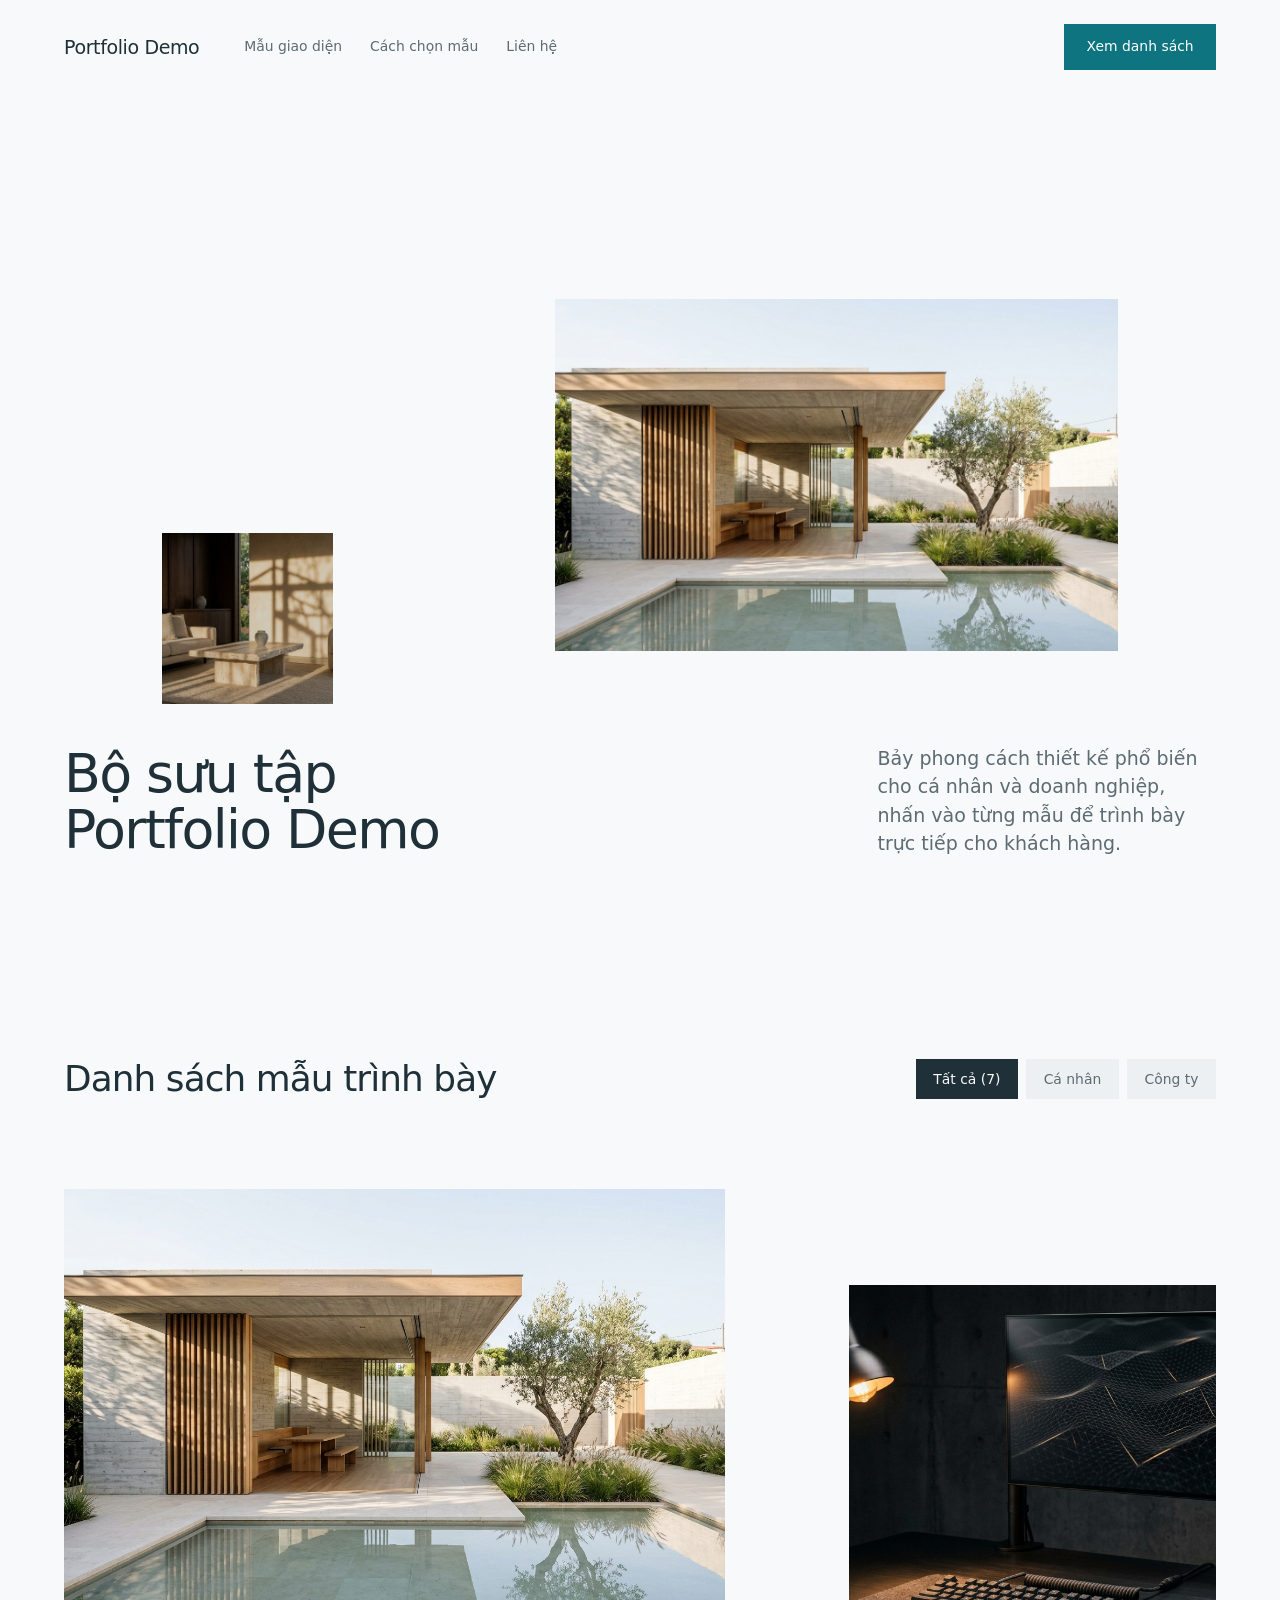
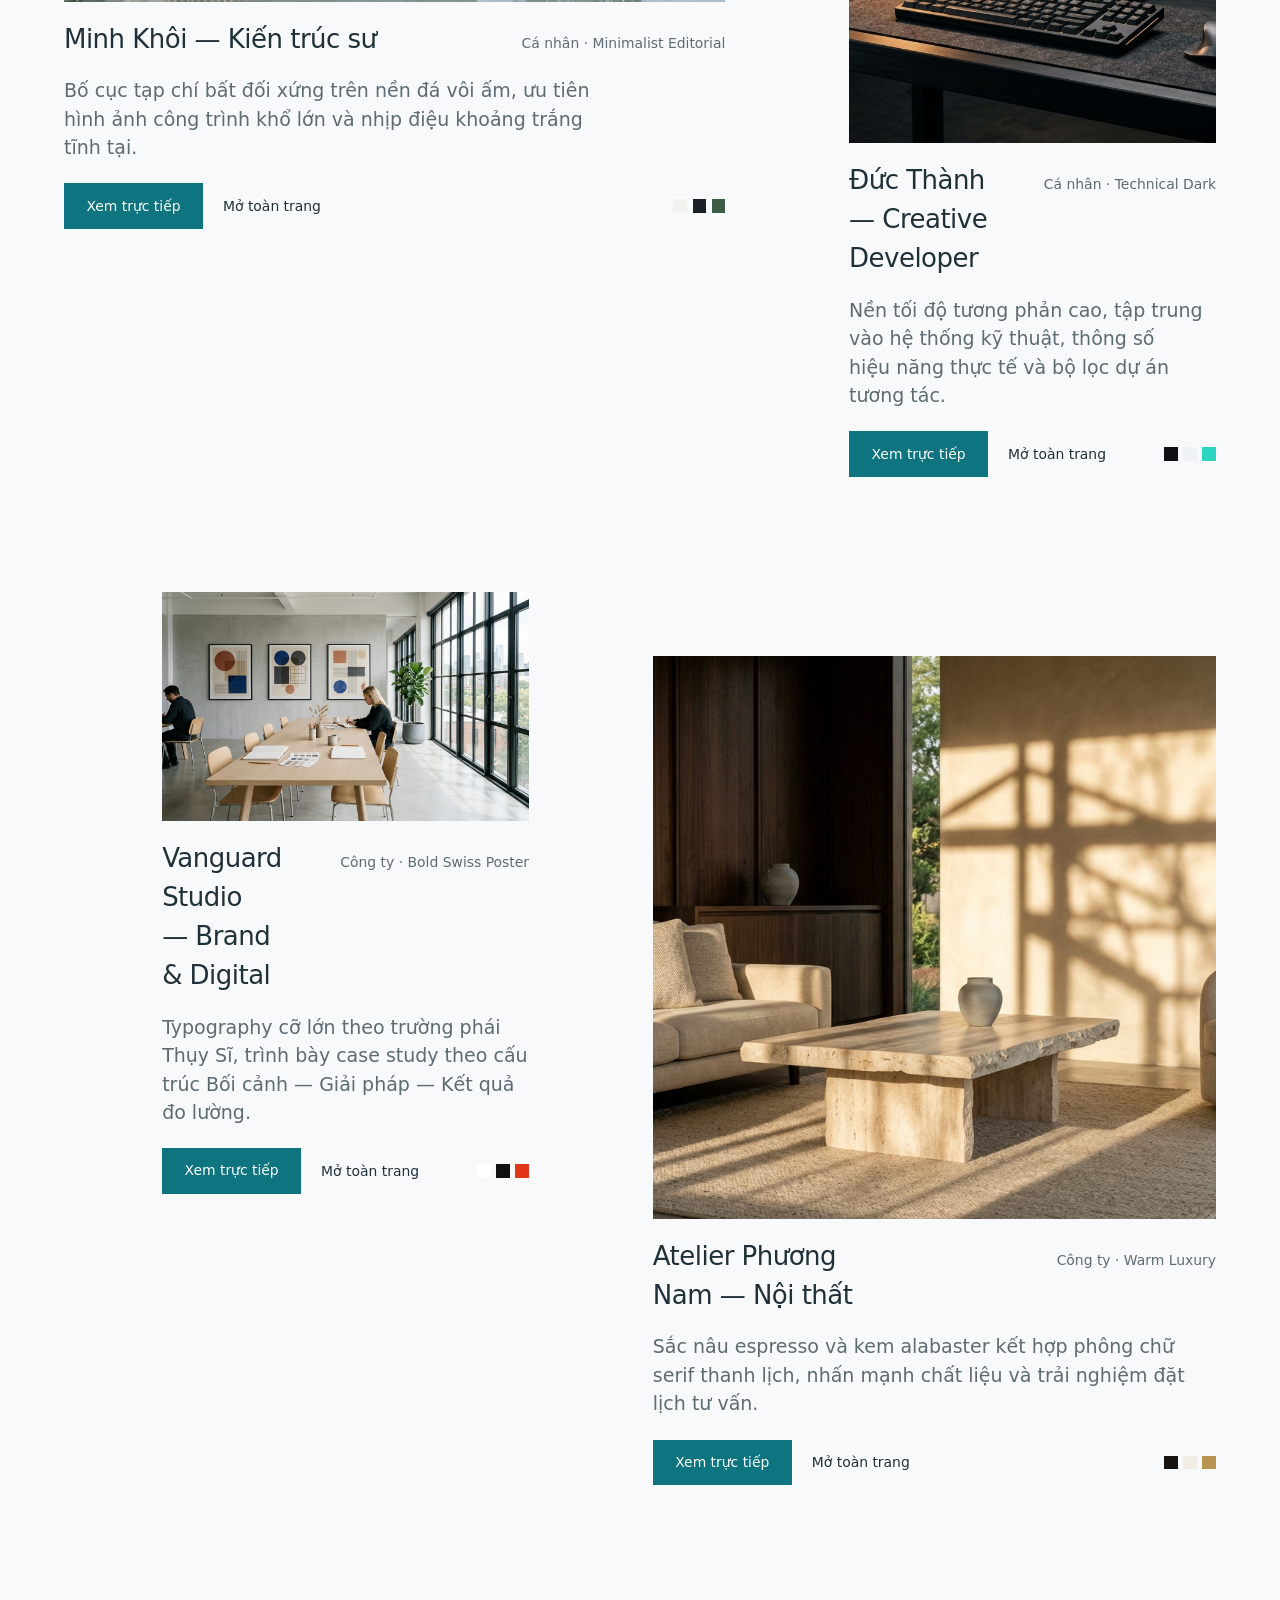
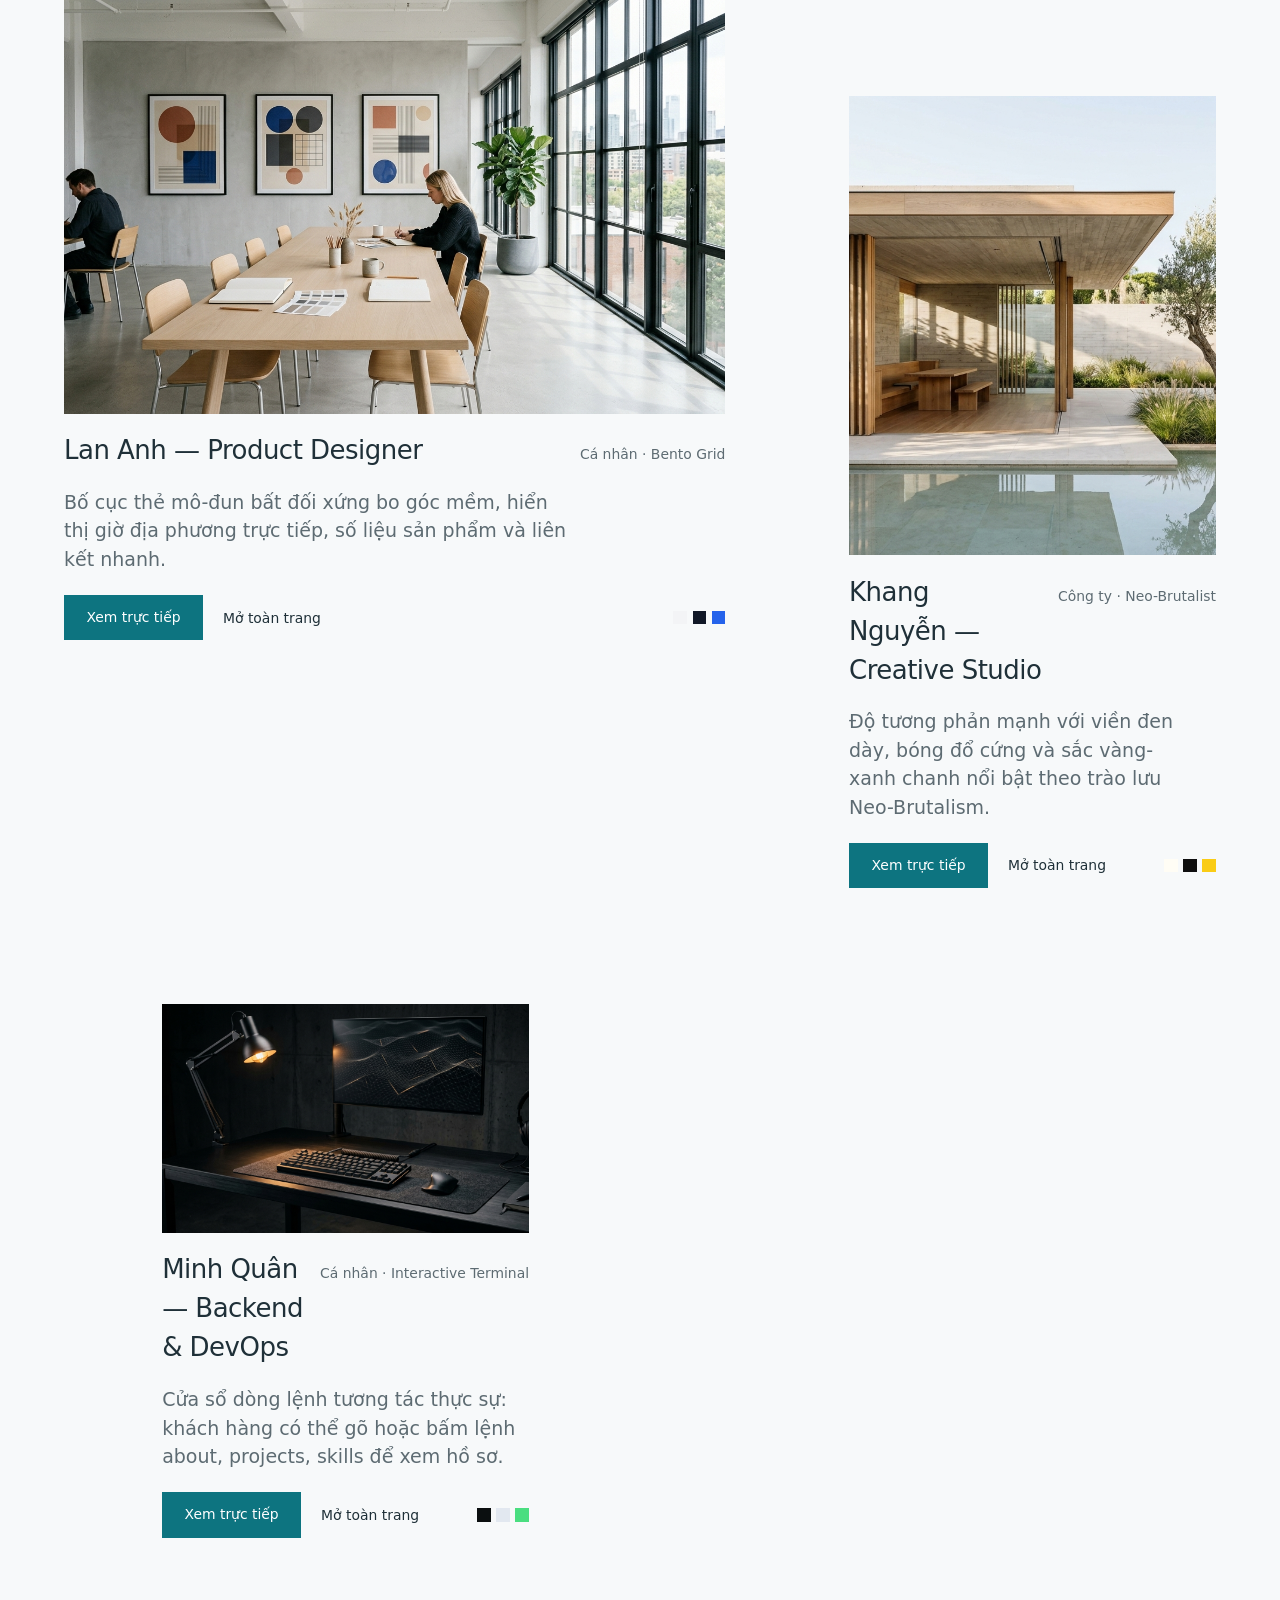
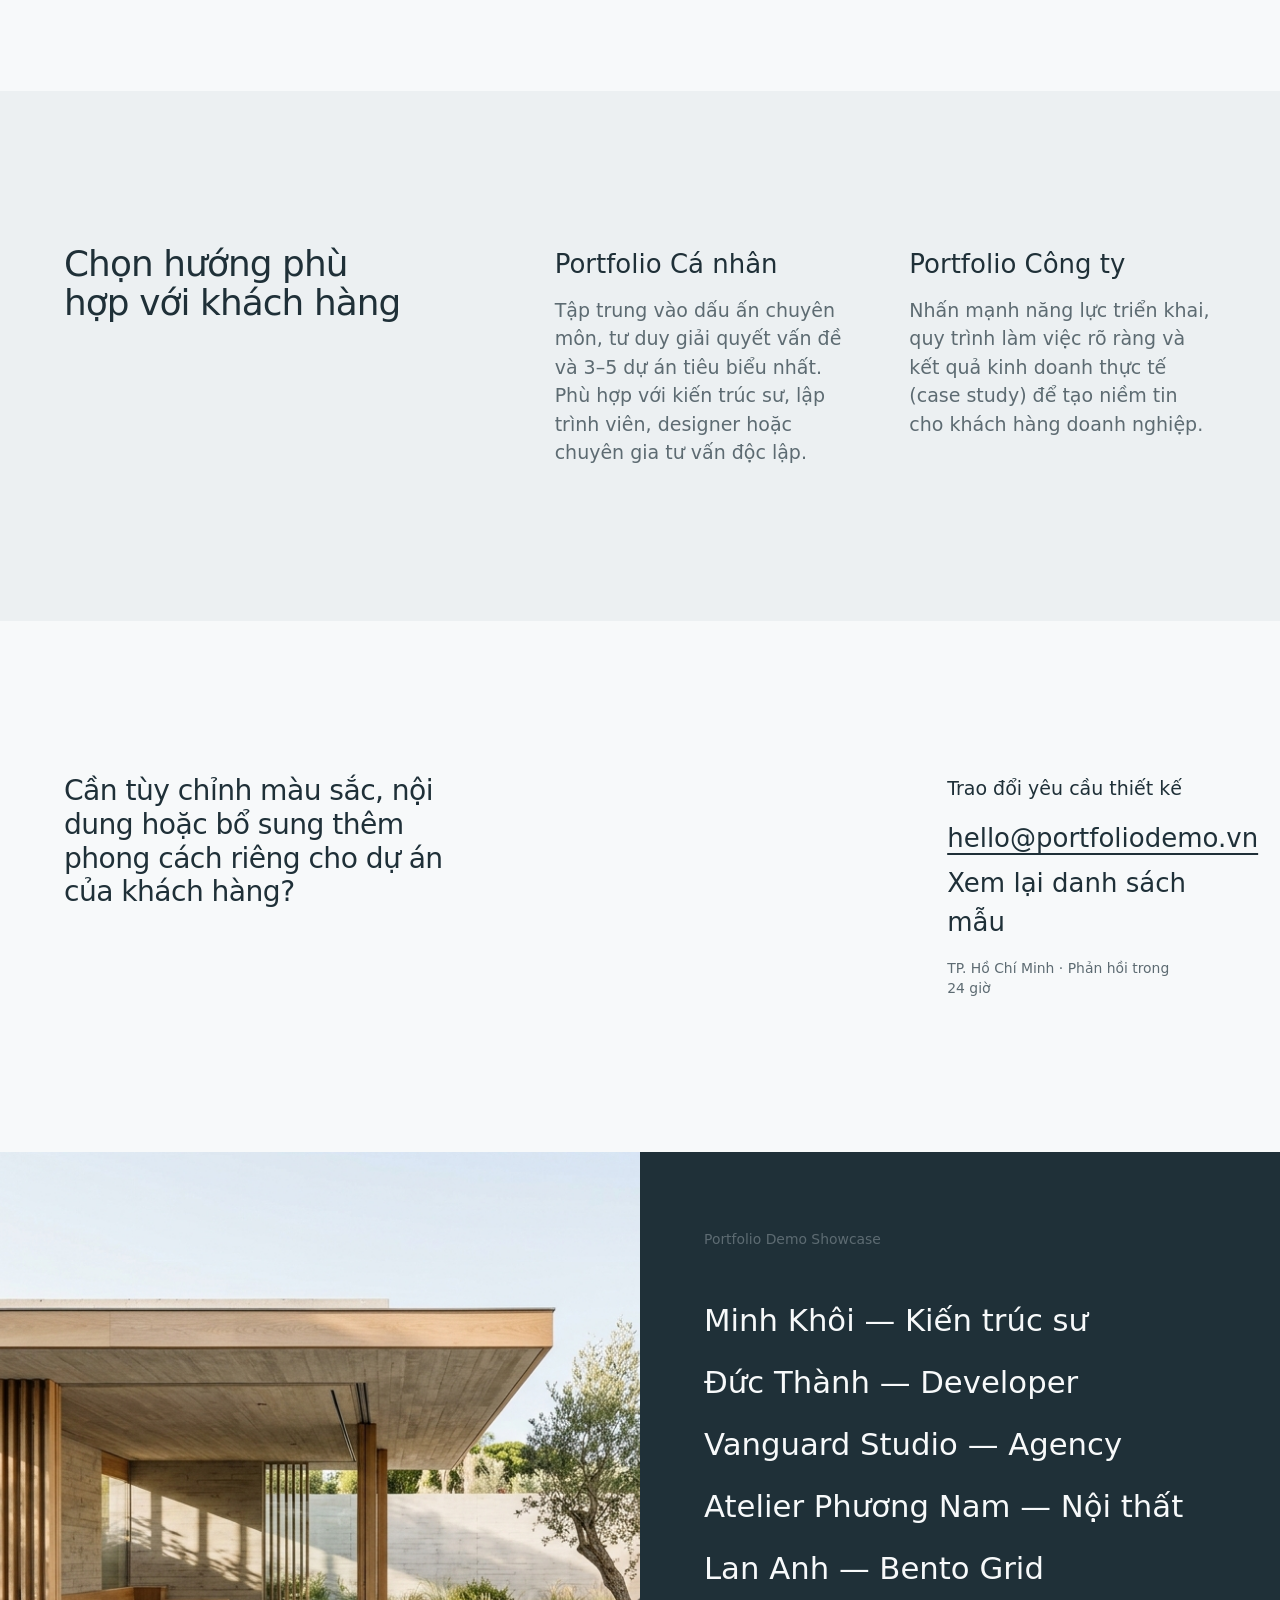
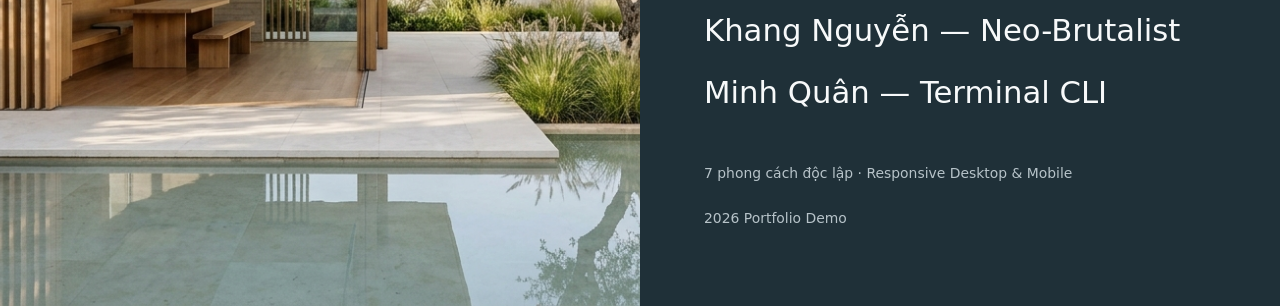
<file: index.html>
<!DOCTYPE html>
<html lang="vi">
<head>
  <meta charset="UTF-8" />
  <meta name="viewport" content="width=device-width, initial-scale=1.0" />
  <title>Portfolio Demo — Bộ sưu tập mẫu Cá nhân &amp; Công ty</title>
  <meta name="description" content="Thư viện các mẫu portfolio cá nhân và công ty theo nhiều phong cách thiết kế khác nhau, hỗ trợ xem thử trực tiếp trên desktop và mobile." />
  <link rel="preconnect" href="https://api.fontshare.com" />
  <link rel="preconnect" href="https://cdn.fontshare.com" crossorigin />
  <link href="https://api.fontshare.com/v2/css?f[]=switzer@400,500&display=swap" rel="stylesheet" />
  <link rel="stylesheet" href="./assets/base.css" />
  <link rel="stylesheet" href="./assets/css/hub.css" />
</head>
<body>
  <header class="site-header">
    <div class="header-left">
      <a href="#top" class="wordmark">Portfolio Demo</a>
      <nav class="nav-links" aria-label="Điều hướng chính">
        <a href="#demos">Mẫu giao diện</a>
        <a href="#styles">Cách chọn mẫu</a>
        <a href="#contact">Liên hệ</a>
      </nav>
    </div>
    <a href="#demos" class="button">Xem danh sách</a>
  </header>

  <main id="top">
    <section class="hero" aria-label="Giới thiệu">
      <div class="hero-prints">
        <div class="hero-print-small" data-rise style="--i:1">
          <img src="./assets/img/demo-atelier.jpg" alt="Chi tiết không gian nội thất tối giản" width="1600" height="1000" class="cover" />
        </div>
        <div class="hero-print-large" data-rise style="--i:0">
          <img src="./assets/img/demo-architect.jpg" alt="Mẫu portfolio kiến trúc tối giản" width="1600" height="1000" class="is-active" />
          <img src="./assets/img/demo-agency.jpg" alt="Mẫu portfolio công ty sáng tạo" width="1600" height="1000" loading="lazy" />
          <img src="./assets/img/demo-developer.jpg" alt="Mẫu portfolio lập trình viên nền tối" width="1600" height="1000" loading="lazy" />
        </div>
      </div>

      <h1 class="hero-title" data-rise style="--i:2">Bộ sưu tập Portfolio Demo</h1>
      <p class="hero-note" data-rise style="--i:3">
        Bảy phong cách thiết kế phổ biến cho cá nhân và doanh nghiệp, nhấn vào từng mẫu để trình bày trực tiếp cho khách hàng.
      </p>
    </section>

    <section id="demos" class="showcase wrap" aria-labelledby="demos-heading">
      <div class="showcase-head">
        <h2 id="demos-heading" data-reveal>Danh sách mẫu trình bày</h2>
        <div class="filter-bar" role="group" aria-label="Lọc theo đối tượng">
          <button type="button" class="filter-btn" data-filter="all" aria-pressed="true">Tất cả (7)</button>
          <button type="button" class="filter-btn" data-filter="Cá nhân" aria-pressed="false">Cá nhân</button>
          <button type="button" class="filter-btn" data-filter="Công ty" aria-pressed="false">Công ty</button>
        </div>
      </div>

      <div id="demo-wall" class="demo-wall">
        <!-- Rendered from assets/js/demos-data.js -->
      </div>
    </section>

    <section id="styles" class="approach wrap" aria-labelledby="styles-heading">
      <div class="approach-grid">
        <h2 id="styles-heading" class="approach-heading" data-reveal>Chọn hướng phù hợp với khách hàng</h2>
        <div class="approach-cols">
          <div class="approach-block" data-reveal>
            <h3>Portfolio Cá nhân</h3>
            <p>
              Tập trung vào dấu ấn chuyên môn, tư duy giải quyết vấn đề và 3–5 dự án tiêu biểu nhất. Phù hợp với kiến trúc sư, lập trình viên, designer hoặc chuyên gia tư vấn độc lập.
            </p>
          </div>
          <div class="approach-block" data-reveal>
            <h3>Portfolio Công ty</h3>
            <p>
              Nhấn mạnh năng lực triển khai, quy trình làm việc rõ ràng và kết quả kinh doanh thực tế (case study) để tạo niềm tin cho khách hàng doanh nghiệp.
            </p>
          </div>
        </div>
      </div>
    </section>

    <section id="contact" class="contact-band wrap" aria-labelledby="contact-heading">
      <h2 id="contact-heading" class="sr-only">Liên hệ tùy chỉnh mẫu</h2>
      <div class="contact-grid">
        <p class="contact-statement" data-reveal>
          Cần tùy chỉnh màu sắc, nội dung hoặc bổ sung thêm phong cách riêng cho dự án của khách hàng?
        </p>
        <div class="contact-thumb shutter" data-reveal>
          <img src="./assets/img/demo-agency.jpg" alt="Không gian làm việc studio" width="1600" height="1000" loading="lazy" class="cover" />
        </div>
        <div class="contact-info" data-reveal>
          <p class="contact-question">Trao đổi yêu cầu thiết kế</p>
          <div class="contact-links">
            <a href="mailto:hello@portfoliodemo.vn" class="link-plain">hello@portfoliodemo.vn</a>
            <a href="#demos" class="link">Xem lại danh sách mẫu</a>
          </div>
          <p class="small muted">TP. Hồ Chí Minh · Phản hồi trong 24 giờ</p>
        </div>
      </div>
    </section>
  </main>

  <footer class="site-footer">
    <div class="footer-photo">
      <img src="./assets/img/demo-architect.jpg" alt="Chi tiết công trình kiến trúc bê tông và gỗ" width="1600" height="1000" loading="lazy" />
    </div>
    <div class="footer-panel">
      <span class="small muted">Portfolio Demo Showcase</span>
      <nav class="footer-menu" aria-label="Liên kết chân trang">
        <a href="./demos/architect.html" target="_blank" rel="noopener">Minh Khôi — Kiến trúc sư</a>
        <a href="./demos/developer.html" target="_blank" rel="noopener">Đức Thành — Developer</a>
        <a href="./demos/agency.html" target="_blank" rel="noopener">Vanguard Studio — Agency</a>
        <a href="./demos/atelier.html" target="_blank" rel="noopener">Atelier Phương Nam — Nội thất</a>
        <a href="./demos/bento.html" target="_blank" rel="noopener">Lan Anh — Bento Grid</a>
        <a href="./demos/brutalist.html" target="_blank" rel="noopener">Khang Nguyễn — Neo-Brutalist</a>
        <a href="./demos/terminal.html" target="_blank" rel="noopener">Minh Quân — Terminal CLI</a>
      </nav>
      <div class="footer-bottom">
        <span>7 phong cách độc lập · Responsive Desktop &amp; Mobile</span>
        <span>2026 Portfolio Demo</span>
      </div>
    </div>
  </footer>

  <!-- Interactive Live Preview Modal -->
  <div id="preview-overlay" class="preview-overlay" role="dialog" aria-modal="true" aria-labelledby="preview-title" aria-hidden="true">
    <div class="preview-bar">
      <span id="preview-title" class="preview-title">Đang xem mẫu</span>
      <div class="preview-controls" role="group" aria-label="Kích thước màn hình">
        <button type="button" class="viewport-btn" data-viewport-btn="desktop" aria-pressed="true">Desktop</button>
        <button type="button" class="viewport-btn" data-viewport-btn="tablet" aria-pressed="false">Tablet (768px)</button>
        <button type="button" class="viewport-btn" data-viewport-btn="mobile" aria-pressed="false">Mobile (390px)</button>
      </div>
      <div class="preview-actions">
        <a id="preview-open-new" href="#" target="_blank" rel="noopener" class="link small">Mở tab mới</a>
        <button type="button" id="preview-close" class="button">Đóng</button>
      </div>
    </div>
    <div id="preview-stage" class="preview-stage" data-viewport="desktop">
      <iframe id="preview-frame" class="preview-frame" title="Xem trước portfolio demo" src="about:blank"></iframe>
    </div>
  </div>

  <script type="module" src="./assets/js/reveal.js"></script>
  <script type="module" src="./assets/js/hub.js"></script>
</body>
</html>
</file>
<file: assets/base.css>
/* Base foundation for Portfolio Demo Showcase */
:root {
  --bg: #f7f9fa;
  --surface: #ecf0f2;
  --ink: #1f3038;
  --muted: #5d6b72;
  --accent: #0d7480;
  --accent-ink: #ffffff;

  --font-display: 'Switzer', system-ui, -apple-system, sans-serif;
  --font-text: 'Switzer', system-ui, -apple-system, sans-serif;

  --step-small: clamp(0.8125rem, 0.79rem + 0.1vw, 0.875rem);
  --step-body: clamp(1.0625rem, 1rem + 0.25vw, 1.1875rem);
  --step-lead: clamp(1.25rem, 1.1rem + 0.7vw, 1.625rem);
  --step-head: clamp(2rem, 1.3rem + 3.2vw, 4rem);
  --step-display: clamp(2.25rem, 1.5rem + 3vw, 3.75rem);

  --margin: clamp(1.25rem, 5vw, 5rem);
  --gutter: clamp(1rem, 2vw, 2rem);
  --section: clamp(6rem, 12vw, 12rem);
  --radius: 0px;

  --ease-out: cubic-bezier(0.22, 1, 0.36, 1);
  --ease-expo: cubic-bezier(0.16, 1, 0.3, 1);
  --ease-in-out: cubic-bezier(0.76, 0, 0.24, 1);
  --ease-soft: cubic-bezier(0.33, 1, 0.68, 1);
  --t-press: 140ms;
  --t-hover: 180ms;
  --t-ui: 240ms;
  --t-reveal: 800ms;
}

*, *::before, *::after { box-sizing: border-box; }
html { -webkit-text-size-adjust: 100%; text-size-adjust: 100%; scroll-behavior: smooth; }
body {
  margin: 0;
  background: var(--bg);
  color: var(--ink);
  font-family: var(--font-text);
  font-size: var(--step-body);
  line-height: 1.5;
  font-kerning: normal;
  -webkit-font-smoothing: antialiased;
  text-rendering: optimizeLegibility;
}
h1, h2, h3, h4, p, figure, blockquote, ul, ol, dl, dd { margin: 0; }
ul[class], ol[class] { padding: 0; list-style: none; }
img, video, svg, canvas { display: block; max-width: 100%; }
img, video { height: auto; background: var(--surface); }
button, input, select, textarea { font: inherit; color: inherit; }
button { background: none; border: 0; padding: 0; cursor: pointer; }
a { color: inherit; }
:target { scroll-margin-top: 5rem; }
::selection { background: var(--accent); color: var(--accent-ink); }
:focus-visible { outline: 2px solid var(--accent); outline-offset: 3px; }

h1, h2, h3 { font-family: var(--font-display); font-weight: 400; text-wrap: balance; hyphens: none; }
.small { font-size: var(--step-small); line-height: 1.45; }
.muted { color: var(--muted); }
p { max-width: 62ch; text-wrap: pretty; }
.nums { font-variant-numeric: tabular-nums; }
.sr-only { position: absolute; width: 1px; height: 1px; overflow: hidden; clip-path: inset(50%); white-space: nowrap; }

.wrap { padding-inline: var(--margin); }
.grid { display: grid; grid-template-columns: repeat(12, minmax(0, 1fr)); column-gap: var(--gutter); }
.cover { width: 100%; height: 100%; object-fit: cover; }

.button {
  display: inline-flex;
  align-items: center;
  justify-content: center;
  min-height: 2.85rem;
  padding: 0 1.4rem;
  background: var(--accent);
  color: var(--accent-ink);
  border-radius: var(--radius);
  text-decoration: none;
  white-space: nowrap;
  font-weight: 500;
  font-size: var(--step-small);
  transition: transform var(--t-press) var(--ease-out), background-color var(--t-hover) ease, opacity var(--t-hover) ease;
}
.button:hover { opacity: 0.9; }
.button:active { transform: scale(0.97); }

.link {
  text-decoration: underline;
  text-decoration-color: transparent;
  text-underline-offset: 0.22em;
  text-decoration-thickness: 0.07em;
  transition: text-decoration-color var(--t-hover) ease, color var(--t-hover) ease;
}
.link-plain {
  text-decoration: underline;
  text-underline-offset: 0.22em;
  text-decoration-thickness: 0.07em;
}
@media (hover: hover) and (pointer: fine) {
  .link:hover { text-decoration-color: currentColor; }
}

/* Motion helpers (content stays visible without JS) */
.shutter { overflow: hidden; }
@media (prefers-reduced-motion: no-preference) {
  .js [data-rise] {
    opacity: 0;
    transform: translateY(18px);
    animation: ad-rise var(--t-reveal) var(--ease-out) forwards;
    animation-delay: calc(var(--i, 0) * 90ms + 100ms);
  }
  .js [data-reveal] {
    opacity: 0;
    transform: translateY(22px);
    transition: opacity 700ms var(--ease-out), transform 900ms var(--ease-out);
  }
  .js [data-reveal].is-in {
    opacity: 1;
    transform: none;
  }
  .js .shutter[data-reveal] {
    opacity: 1;
    transform: none;
    clip-path: inset(0 0 100% 0);
    transition: clip-path 1050ms var(--ease-in-out);
  }
  .js .shutter[data-reveal] img {
    transform: scale(1.08);
    transition: transform 1400ms var(--ease-soft);
  }
  .js .shutter[data-reveal].is-in {
    clip-path: inset(0);
  }
  .js .shutter[data-reveal].is-in img {
    transform: none;
  }
}
@keyframes ad-rise { to { opacity: 1; transform: none; } }
</file>
<file: assets/css/hub.css>
/* Hub page layout — Direction: Photographs at uneven sizes (Frost & Slate) */

.site-header {
  display: flex;
  align-items: center;
  justify-content: space-between;
  padding: 1.5rem var(--margin);
  gap: 1.5rem;
}

.header-left {
  display: flex;
  align-items: center;
  gap: clamp(1.5rem, 3.5vw, 3rem);
}

.wordmark {
  font-weight: 500;
  font-size: var(--step-body);
  text-decoration: none;
  letter-spacing: -0.02em;
}

.nav-links {
  display: none;
  gap: 1.75rem;
  font-size: var(--step-small);
  color: var(--muted);
}

.nav-links a {
  text-decoration: none;
  transition: color var(--t-hover) ease;
}

.nav-links a:hover {
  color: var(--ink);
}

@media (min-width: 48em) {
  .nav-links {
    display: flex;
  }
}

/* ---------- Hero: Two prints on gallery wall ---------- */
.hero {
  position: relative;
  min-height: calc(100svh - 5.5rem);
  padding: 2rem var(--margin) 3rem;
  display: grid;
  grid-template-columns: repeat(12, minmax(0, 1fr));
  grid-template-rows: 1fr auto;
  column-gap: var(--gutter);
  row-gap: 2.5rem;
  align-items: end;
}

.hero-prints {
  grid-column: 1 / -1;
  grid-row: 1;
  display: grid;
  grid-template-columns: repeat(12, minmax(0, 1fr));
  column-gap: var(--gutter);
  align-items: start;
  padding-top: 2vh;
}

.hero-print-small {
  grid-column: 1 / 5;
  margin-top: 22vh;
  aspect-ratio: 1 / 1;
  overflow: hidden;
  background: var(--surface);
}

.hero-print-small img {
  filter: brightness(0.82);
}

.hero-print-large {
  grid-column: 6 / 13;
  aspect-ratio: 16 / 10;
  overflow: hidden;
  background: var(--surface);
  position: relative;
}

.hero-print-large img {
  position: absolute;
  inset: 0;
  width: 100%;
  height: 100%;
  object-fit: cover;
  opacity: 0;
  transition: opacity 1.6s var(--ease-soft);
}

.hero-print-large img.is-active {
  opacity: 1;
}

.hero-title {
  grid-column: 1 / -1;
  grid-row: 2;
  font-size: clamp(2.1rem, 4.2vw, 3.75rem);
  line-height: 1.04;
  letter-spacing: -0.03em;
  max-width: 14ch;
}

.hero-note {
  grid-column: 1 / -1;
  grid-row: 3;
  font-size: var(--step-body);
  color: var(--muted);
  max-width: 28ch;
}

@media (min-width: 56em) {
  .hero-print-small {
    grid-column: 2 / 4;
    margin-top: 26vh;
  }
  .hero-print-large {
    grid-column: 6 / 12;
  }
  .hero-title {
    grid-column: 1 / 8;
    grid-row: 2;
  }
  .hero-note {
    grid-column: 9 / 13;
    grid-row: 2;
    align-self: end;
    justify-self: end;
  }
}

/* ---------- Showcase: Uneven gallery wall ---------- */
.showcase {
  padding-block: var(--section);
}

.showcase-head {
  display: grid;
  grid-template-columns: repeat(12, minmax(0, 1fr));
  column-gap: var(--gutter);
  row-gap: 1.5rem;
  align-items: end;
  margin-bottom: clamp(3rem, 7vw, 6rem);
}

.showcase-head h2 {
  grid-column: 1 / -1;
  font-size: clamp(1.85rem, 2.8vw, 2.75rem);
  line-height: 1.08;
  letter-spacing: -0.025em;
}

.filter-bar {
  grid-column: 1 / -1;
  display: flex;
  flex-wrap: wrap;
  gap: 0.5rem;
}

@media (min-width: 56em) {
  .showcase-head h2 {
    grid-column: 1 / 7;
  }
  .filter-bar {
    grid-column: 8 / 13;
    justify-content: flex-end;
  }
}

.filter-btn {
  min-height: 2.5rem;
  padding: 0 1.1rem;
  background: var(--surface);
  color: var(--muted);
  font-size: var(--step-small);
  font-weight: 500;
  transition: background-color var(--t-hover) ease, color var(--t-hover) ease;
}

.filter-btn:hover {
  color: var(--ink);
}

.filter-btn[aria-pressed="true"] {
  background: var(--ink);
  color: var(--bg);
}

.demo-wall {
  display: grid;
  grid-template-columns: repeat(12, minmax(0, 1fr));
  column-gap: var(--gutter);
  row-gap: clamp(4rem, 9vw, 8rem);
  align-items: start;
}

.demo-piece {
  grid-column: 1 / -1;
  display: flex;
  flex-direction: column;
  gap: 1.1rem;
}

.demo-piece.is-hidden {
  display: none;
}

@media (min-width: 56em) {
  .demo-piece[data-slot="0"] {
    grid-column: 1 / 8;
  }
  .demo-piece[data-slot="1"] {
    grid-column: 9 / 13;
    margin-top: 6rem;
  }
  .demo-piece[data-slot="2"] {
    grid-column: 2 / 6;
  }
  .demo-piece[data-slot="3"] {
    grid-column: 7 / 13;
    margin-top: 4rem;
  }
}

.demo-media {
  position: relative;
  overflow: hidden;
  background: var(--surface);
  cursor: pointer;
}

.demo-media img {
  width: 100%;
  height: 100%;
  object-fit: cover;
  transition: transform 700ms var(--ease-out);
}

.demo-media:hover img {
  transform: scale(1.03);
}

.demo-meta {
  display: flex;
  justify-content: space-between;
  align-items: baseline;
  gap: 1rem;
}

.demo-title {
  font-size: var(--step-lead);
  font-weight: 500;
  letter-spacing: -0.02em;
}

.demo-style {
  font-size: var(--step-small);
  color: var(--muted);
  white-space: nowrap;
}

.demo-summary {
  font-size: var(--step-body);
  color: var(--muted);
  max-width: 44ch;
}

.demo-actions {
  display: flex;
  flex-wrap: wrap;
  align-items: center;
  gap: 1.25rem;
  margin-top: 0.25rem;
}

.demo-swatches {
  display: inline-flex;
  gap: 0.35rem;
  margin-left: auto;
}

.swatch {
  width: 0.85rem;
  height: 0.85rem;
  display: inline-block;
}

/* ---------- About / Approach band ---------- */
.approach {
  background: var(--surface);
  padding-block: var(--section);
}

.approach-grid {
  display: grid;
  grid-template-columns: repeat(12, minmax(0, 1fr));
  column-gap: var(--gutter);
  row-gap: 3rem;
}

.approach-heading {
  grid-column: 1 / -1;
  font-size: clamp(1.85rem, 2.8vw, 2.75rem);
  line-height: 1.08;
  letter-spacing: -0.025em;
}

.approach-cols {
  grid-column: 1 / -1;
  display: grid;
  grid-template-columns: 1fr;
  gap: 2.5rem;
}

@media (min-width: 56em) {
  .approach-heading {
    grid-column: 1 / 5;
  }
  .approach-cols {
    grid-column: 6 / 13;
    grid-template-columns: 1fr 1fr;
    gap: 3rem;
  }
}

.approach-block h3 {
  font-size: var(--step-lead);
  font-weight: 500;
  margin-bottom: 0.75rem;
}

.approach-block p {
  color: var(--muted);
}

/* ---------- Contact band ---------- */
.contact-band {
  padding-block: clamp(6rem, 12vw, 10rem);
}

.contact-grid {
  display: grid;
  grid-template-columns: repeat(12, minmax(0, 1fr));
  column-gap: var(--gutter);
  row-gap: 2.5rem;
  align-items: start;
}

.contact-statement {
  grid-column: 1 / -1;
  font-size: clamp(1.5rem, 2.2vw, 2.15rem);
  line-height: 1.2;
  letter-spacing: -0.02em;
  max-width: 24ch;
}

.contact-thumb {
  grid-column: 1 / 5;
  max-width: 170px;
  aspect-ratio: 1 / 1;
  overflow: hidden;
}

.contact-info {
  grid-column: 5 / -1;
  display: flex;
  flex-direction: column;
  gap: 1rem;
}

.contact-question {
  font-size: var(--step-body);
  font-weight: 500;
}

.contact-links {
  display: flex;
  flex-direction: column;
  gap: 0.4rem;
  font-size: var(--step-lead);
}

@media (min-width: 56em) {
  .contact-statement {
    grid-column: 1 / 6;
  }
  .contact-thumb {
    grid-column: 8 / 10;
  }
  .contact-info {
    grid-column: 10 / 13;
  }
}

/* ---------- Split Footer ---------- */
.site-footer {
  display: grid;
  grid-template-columns: 1fr;
  background: var(--ink);
  color: var(--bg);
}

.footer-photo {
  aspect-ratio: 16 / 10;
  overflow: hidden;
}

.footer-photo img {
  width: 100%;
  height: 100%;
  object-fit: cover;
}

.footer-panel {
  padding: clamp(2.5rem, 6vw, 5rem) var(--margin);
  display: flex;
  flex-direction: column;
  justify-content: space-between;
  gap: 3rem;
}

.footer-menu {
  display: flex;
  flex-direction: column;
  gap: 1rem;
}

.footer-menu a {
  font-size: clamp(1.5rem, 2.4vw, 2.25rem);
  text-decoration: none;
  transition: transform var(--t-hover) var(--ease-out), opacity var(--t-hover) ease;
  width: fit-content;
}

.footer-menu a:hover {
  transform: translateX(10px);
}

.footer-bottom {
  display: flex;
  flex-wrap: wrap;
  justify-content: space-between;
  gap: 1.5rem;
  font-size: var(--step-small);
  color: #b7c3c9;
}

@media (min-width: 56em) {
  .site-footer {
    grid-template-columns: 1fr 1fr;
    min-height: 75svh;
  }
  .footer-photo {
    aspect-ratio: auto;
    height: 100%;
  }
}

/* ---------- Live Preview Dialog Overlay ---------- */
.preview-overlay {
  position: fixed;
  inset: 0;
  z-index: 100;
  background: var(--ink);
  color: var(--bg);
  display: flex;
  flex-direction: column;
  opacity: 0;
  pointer-events: none;
  transition: opacity 240ms var(--ease-out);
}

.preview-overlay[aria-hidden="false"] {
  opacity: 1;
  pointer-events: auto;
}

.preview-bar {
  display: flex;
  align-items: center;
  justify-content: space-between;
  gap: 1rem;
  padding: 0.75rem var(--margin);
  background: var(--ink);
  color: var(--bg);
}

.preview-title {
  font-size: var(--step-small);
  font-weight: 500;
  white-space: nowrap;
  overflow: hidden;
  text-overflow: ellipsis;
}

.preview-controls {
  display: flex;
  align-items: center;
  gap: 0.5rem;
}

.viewport-btn {
  min-height: 2.2rem;
  padding: 0 0.85rem;
  font-size: var(--step-small);
  color: #b7c3c9;
  transition: color var(--t-hover) ease, background-color var(--t-hover) ease;
}

.viewport-btn[aria-pressed="true"] {
  background: var(--bg);
  color: var(--ink);
}

.preview-actions {
  display: flex;
  align-items: center;
  gap: 0.75rem;
}

.preview-stage {
  flex: 1;
  display: flex;
  justify-content: center;
  align-items: stretch;
  background: #142026;
  padding: 0;
  overflow: hidden;
}

.preview-stage.is-framed {
  padding: 1.25rem;
}

.preview-frame {
  width: 100%;
  height: 100%;
  border: 0;
  background: #ffffff;
  transition: width 320ms var(--ease-out);
}

.preview-stage[data-viewport="tablet"] .preview-frame {
  width: 768px;
  max-width: 100%;
}

.preview-stage[data-viewport="mobile"] .preview-frame {
  width: 390px;
  max-width: 100%;
}

@media (max-width: 47.99em) {
  .preview-controls {
    display: none;
  }
}
</file>
